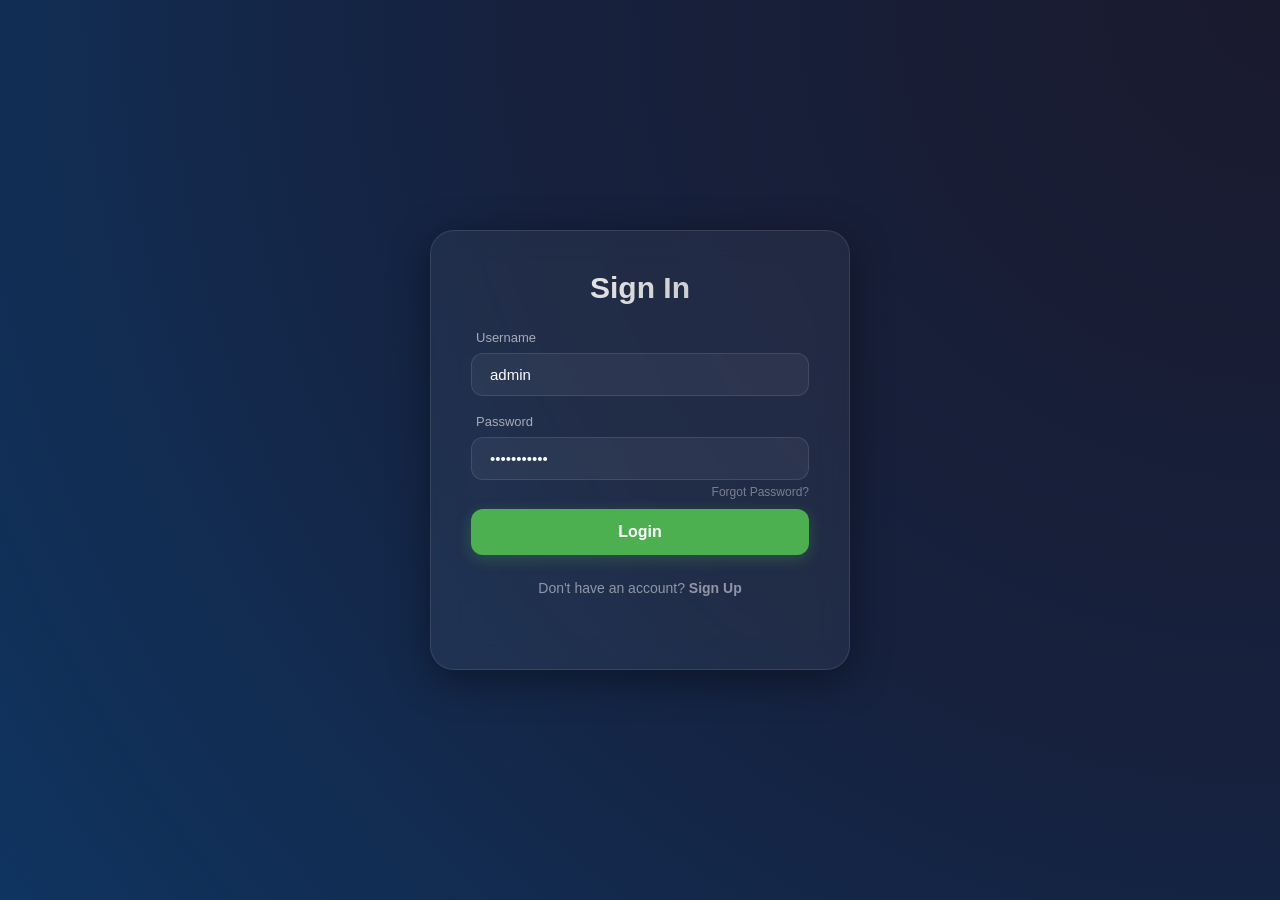
<file: frontend/login.html>
<!DOCTYPE html>
<html lang="en">
<head>
    <meta charset="UTF-8">
    <meta name="viewport" content="width=device-width, initial-scale=1.0">
    <title>Login - ISL Sign Recognition</title>
    <link rel="stylesheet" href="style.css">
    <style>
        body {
            display: flex;
            justify-content: center;
            align-items: center;
            height: 100vh;
            background: radial-gradient(circle at top right, #1a1a2e, #16213e, #0f3460);
            overflow: hidden;
            font-family: 'Segoe UI', Tahoma, Geneva, Verdana, sans-serif;
        }

        .login-card {
            background: rgba(255, 255, 255, 0.05);
            backdrop-filter: blur(15px);
            padding: 40px;
            border-radius: 24px;
            box-shadow: 0 10px 40px rgba(0, 0, 0, 0.4);
            border: 1px solid rgba(255, 255, 255, 0.1);
            width: 100%;
            max-width: 420px;
            text-align: center;
            transition: all 0.4s cubic-bezier(0.175, 0.885, 0.32, 1.275);
        }

        h2 {
            margin-bottom: 25px;
            font-size: 30px;
            font-weight: 700;
            background: linear-gradient(135deg, #fff, #b3b3b3);
            -webkit-background-clip: text;
            background-clip: text;
            -webkit-text-fill-color: transparent;
        }

        .form-group {
            margin-bottom: 18px;
            text-align: left;
        }

        label {
            display: block;
            margin-bottom: 8px;
            font-size: 13px;
            font-weight: 500;
            color: rgba(255, 255, 255, 0.6);
            padding-left: 5px;
        }

        input {
            width: 100%;
            padding: 12px 18px;
            border-radius: 12px;
            border: 1px solid rgba(255, 255, 255, 0.1);
            background: rgba(255, 255, 255, 0.05);
            color: #fff;
            font-size: 15px;
            outline: none;
            transition: all 0.3s;
        }

        input:focus {
            border-color: #4CAF50;
            background: rgba(255, 255, 255, 0.1);
            box-shadow: 0 0 15px rgba(76, 175, 80, 0.2);
        }

        .primary-btn {
            width: 100%;
            padding: 14px;
            background: #4CAF50;
            color: white;
            border: none;
            border-radius: 12px;
            font-size: 16px;
            font-weight: 600;
            cursor: pointer;
            box-shadow: 0 4px 15px rgba(76, 175, 80, 0.3);
            transition: all 0.3s;
            margin-top: 10px;
        }

        .primary-btn:hover {
            background: #45a049;
            transform: translateY(-2px);
            box-shadow: 0 6px 20px rgba(76, 175, 80, 0.4);
        }

        .primary-btn:active {
            transform: translateY(0);
        }

        .toggle-link {
            display: block;
            margin-top: 25px;
            font-size: 14px;
            color: rgba(255, 255, 255, 0.5);
            text-decoration: none;
            cursor: pointer;
            transition: color 0.3s;
        }

        .toggle-link:hover {
            color: #4CAF50;
        }

        .forgot-link {
            float: right;
            font-size: 12px;
            color: rgba(255, 255, 255, 0.4);
            margin-top: 5px;
            transition: color 0.3s;
        }

        .forgot-link:hover {
            color: #4CAF50;
        }

        #error-msg {
            color: #ff4d4d;
            font-size: 13px;
            margin-top: 15px;
            min-height: 18px;
        }

        .loader {
            display: none;
            width: 22px;
            height: 22px;
            border: 3px solid rgba(255, 255, 255, 0.2);
            border-top-color: #fff;
            border-radius: 50%;
            animation: spin 0.8s infinite linear;
            margin: 0 auto;
        }

        @keyframes spin {
            to { transform: rotate(360deg); }
        }

        /* View Switching Logic */
        .hidden { display: none !important; }

        .auth-view {
            animation: fadeIn 0.4s ease;
        }

        @keyframes fadeIn {
            from { opacity: 0; transform: translateY(10px); }
            to { opacity: 1; transform: translateY(0); }
        }

        .mock-notification {
            background: rgba(76, 175, 80, 0.1);
            border: 1px dashed #4CAF50;
            padding: 15px;
            border-radius: 12px;
            margin-top: 20px;
            color: #4CAF50;
            font-size: 13px;
        }

        .mock-link {
            color: #fff;
            text-decoration: underline;
            font-weight: bold;
            cursor: pointer;
        }
    </style>
</head>
<body>
    <div class="login-card">
        <div id="login-view" class="auth-view">
            <h2>Sign In</h2>
            <div class="form-group">
                <label for="login-user">Username</label>
                <input type="text" id="login-user" placeholder="Enter username" value="admin">
            </div>
            <div class="form-group" style="margin-bottom: 5px;">
                <label for="login-pass">Password</label>
                <input type="password" id="login-pass" placeholder="Enter password" value="password123">
                <span class="toggle-link forgot-link" onclick="switchView('reset')">Forgot Password?</span>
            </div>
            <button onclick="handleLogin()" class="primary-btn">
                <span id="login-text">Login</span>
                <div id="login-loader" class="loader"></div>
            </button>
            <span class="toggle-link" onclick="switchView('register')">Don't have an account? <b>Sign Up</b></span>
        </div>

        <div id="register-view" class="auth-view hidden">
            <h2>Create Account</h2>
            <div class="form-group">
                <label for="reg-user">Username</label>
                <input type="text" id="reg-user" placeholder="Choose a username">
            </div>
            <div class="form-group">
                <label for="reg-email">Email Address</label>
                <input type="email" id="reg-email" placeholder="email@example.com">
            </div>
            <div class="form-group">
                <label for="reg-phone">Phone Number</label>
                <input type="tel" id="reg-phone" placeholder="1234567890">
            </div>
            <div class="form-group">
                <label for="reg-pass">Password</label>
                <input type="password" id="reg-pass" placeholder="Create a password">
            </div>
            <button onclick="handleRegister()" class="primary-btn">
                <span id="reg-text">Register Now</span>
                <div id="reg-loader" class="loader"></div>
            </button>
            <span class="toggle-link" onclick="switchView('login')">Already have an account? <b>Sign In</b></span>
        </div>

        <div id="reset-view" class="auth-view hidden">
            <h2>Reset Password</h2>
            <p style="font-size: 13px; color: rgba(255,255,255,0.5); margin-bottom: 20px;">Enter your username and email/phone to request a reset link.</p>
            <div class="form-group">
                <label for="reset-user">Username</label>
                <input type="text" id="reset-user" placeholder="Your username">
            </div>
            <div class="form-group">
                <label for="reset-info">Email or Phone</label>
                <input type="text" id="reset-info" placeholder="Registered email or phone">
            </div>
            <button onclick="handleRequestReset()" class="primary-btn">
                <span id="reset-req-text">Request Link</span>
                <div id="reset-req-loader" class="loader"></div>
            </button>
            
            <div id="mock-email-box" class="mock-notification hidden">
                📩 A recovery link has been generated! <br><br>
                <span class="mock-link" onclick="switchToNewPassword()">[DEMO: Click to Open Link]</span>
            </div>

            <span class="toggle-link" onclick="switchView('login')">Return to <b>Sign In</b></span>
        </div>

        <div id="new-password-view" class="auth-view hidden">
            <h2>New Password</h2>
            <p style="font-size: 13px; color: rgba(255,255,255,0.5); margin-bottom: 20px;">You are resetting password for <b id="resetging-user">user</b></p>
            <div class="form-group">
                <label for="new-pass">Enter New Password</label>
                <input type="password" id="new-pass" placeholder="At least 8 characters">
            </div>
            <button onclick="handleConfirmReset()" class="primary-btn">
                <span id="confirm-reset-text">Update Password</span>
                <div id="confirm-reset-loader" class="loader"></div>
            </button>
        </div>

        <div id="error-msg"></div>
    </div>

    <script>
        const errorMsg = document.getElementById('error-msg');
        let currentView = 'login';
        let pendingResetUsername = "";

        function switchView(view) {
            document.getElementById('login-view').classList.add('hidden');
            document.getElementById('register-view').classList.add('hidden');
            document.getElementById('reset-view').classList.add('hidden');
            document.getElementById('new-password-view').classList.add('hidden');
            
            document.getElementById(`${view}-view`).classList.remove('hidden');
            errorMsg.textContent = "";
            currentView = view;

            // Reset mock box if returning to request view
            if (view === 'reset') document.getElementById('mock-email-box').classList.add('hidden');
        }

        function switchToNewPassword() {
            document.getElementById('resetging-user').textContent = pendingResetUsername;
            switchView('new-password');
        }

        async function apiCall(endpoint, body) {
            // Find loader in current view
            let prefix = "";
            if (currentView === 'login') prefix = "login";
            else if (currentView === 'register') prefix = "reg";
            else if (currentView === 'reset') prefix = "reset-req";
            else if (currentView === 'new-password') prefix = "confirm-reset";

            const btnText = document.getElementById(`${prefix}-text`);
            const loader = document.getElementById(`${prefix}-loader`);
            
            if (btnText) btnText.style.display = 'none';
            if (loader) loader.style.display = 'block';
            errorMsg.textContent = "";

            try {
                const response = await fetch(`/${endpoint}`, {
                    method: 'POST',
                    headers: { 'Content-Type': 'application/json' },
                    body: JSON.stringify(body)
                });

                const data = await response.json();

                if (response.ok) {
                    return data;
                } else {
                    errorMsg.style.color = '#ff4d4d';
                    errorMsg.textContent = data.detail || "Action failed.";
                    return null;
                }
            } catch (err) {
                console.error(err);
                errorMsg.textContent = "Server connection error.";
                return null;
            } finally {
                if (btnText) btnText.style.display = 'block';
                if (loader) loader.style.display = 'none';
            }
        }

        async function handleLogin() {
            const username = document.getElementById('login-user').value;
            const password = document.getElementById('login-pass').value;

            if (!username || !password) return errorMsg.textContent = "Fields cannot be empty.";

            const data = await apiCall('login', { username, password });
            if (data) {
                localStorage.setItem('isl_token', data.access_token);
                localStorage.setItem('isl_user', username);
                window.location.href = 'index.html';
            }
        }

        async function handleRegister() {
            const username = document.getElementById('reg-user').value;
            const email = document.getElementById('reg-email').value;
            const phone = document.getElementById('reg-phone').value;
            const password = document.getElementById('reg-pass').value;

            if (!username || !password || !email) return errorMsg.textContent = "All fields are required.";

            const data = await apiCall('register', { username, email, phone, password });
            if (data) {
                errorMsg.style.color = '#4CAF50';
                errorMsg.textContent = "Success! Please sign in.";
                setTimeout(() => switchView('login'), 1500);
            }
        }

        async function handleRequestReset() {
            const username = document.getElementById('reset-user').value;
            const info = document.getElementById('reset-info').value;

            if (!username || !info) return errorMsg.textContent = "All fields required.";

            const data = await apiCall('request-reset', { username, recovery_info: info });
            if (data) {
                pendingResetUsername = username;
                document.getElementById('mock-email-box').classList.remove('hidden');
                errorMsg.style.color = '#4CAF50';
                errorMsg.textContent = "Recovery info verified!";
            }
        }

        async function handleConfirmReset() {
            const newPass = document.getElementById('new-pass').value;
            if (!newPass || newPass.length < 8) return errorMsg.textContent = "Password must be 8+ chars.";

            const data = await apiCall('confirm-reset', { 
                username: pendingResetUsername, 
                recovery_info: "used-token", // Dummy for backend consistency
                new_password: newPass 
            });
            if (data) {
                errorMsg.style.color = '#4CAF50';
                errorMsg.textContent = "Success! Login with new password.";
                setTimeout(() => switchView('login'), 1500);
            }
        }

        // Allow Enter key
        document.addEventListener('keypress', (e) => {
            if (e.key === 'Enter') {
                if (currentView === 'login') handleLogin();
                else if (currentView === 'register') handleRegister();
                else if (currentView === 'reset') handleRequestReset();
                else if (currentView === 'new-password') handleConfirmReset();
            }
        });

        // Redirect if already logged in
        if (localStorage.getItem('isl_token')) {
            window.location.href = 'index.html';
        }
    </script>
</body>
</html>
</file>
<file: frontend/style.css>
:root {
    --bg-color: #121212;
    --text-color: #ffffff;
    --accent-color: #4CAF50;
    --card-bg: rgba(255, 255, 255, 0.1);
}

* {
    box-sizing: border-box;
    margin: 0;
    padding: 0;
}

body {
    font-family: 'Segoe UI', Tahoma, Geneva, Verdana, sans-serif;
    background-color: var(--bg-color);
    color: var(--text-color);
    display: flex;
    justify-content: center;
    align-items: center;
    min-height: 100vh;
    overflow: hidden;
}

.container {
    width: 100%;
    max-width: 800px;
    padding: 20px;
    display: flex;
    flex-direction: column;
    align-items: center;
}

.video-container {
    position: relative;
    width: 100%;
    border-radius: 16px;
    overflow: hidden;
    box-shadow: 0 10px 30px rgba(0, 0, 0, 0.5);
    background-color: #000;
}

.input_video {
    display: none;
    /* We draw everything on the canvas */
}

.output_canvas {
    width: 100%;
    height: auto;
    min-height: 480px;
    /* Ensure it occupies space */
    background-color: #1a1a1a;
    display: block;
    transform: scaleX(-1);
    /* Mirror effect */
}

#prediction-box {
    position: absolute;
    bottom: 30px;
    left: 50%;
    transform: translateX(-50%);
    background: var(--card-bg);
    backdrop-filter: blur(10px);
    -webkit-backdrop-filter: blur(10px);
    padding: 15px 30px;
    border-radius: 30px;
    border: 1px solid rgba(255, 255, 255, 0.2);
    box-shadow: 0 4px 15px rgba(0, 0, 0, 0.3);
    text-align: center;
    min-width: 250px;
}

#prediction-text {
    font-size: 24px;
    font-weight: 600;
    letter-spacing: 1px;
    text-transform: uppercase;
}

@media (max-width: 600px) {
    .container {
        padding: 10px;
    }

    #prediction-box {
        bottom: 20px;
        padding: 10px 20px;
    }

    #prediction-text {
        font-size: 18px;
    }
}

.secondary-btn {
    background: rgba(255, 255, 255, 0.15);
    color: white;
    border: 1px solid rgba(255, 255, 255, 0.3);
    padding: 10px 25px;
    border-radius: 20px;
    font-size: 14px;
    cursor: pointer;
    margin-bottom: 20px;
    transition: all 0.2s;
    backdrop-filter: blur(5px);
}

.secondary-btn:hover {
    background: rgba(255, 255, 255, 0.25);
    transform: translateY(-2px);
}

#recording-overlay {
    position: absolute;
    top: 0;
    left: 0;
    width: 100%;
    height: 100%;
    background: rgba(0, 0, 0, 0.7);
    z-index: 200;
    display: flex;
    justify-content: center;
    align-items: center;
    backdrop-filter: blur(5px);
}

#recording-status {
    text-align: center;
    color: white;
}

#recording-timer {
    font-size: 80px;
    font-weight: bold;
    margin-bottom: 20px;
    text-shadow: 0 0 20px rgba(255, 255, 255, 0.5);
}

#recording-msg {
    font-size: 20px;
    margin-bottom: 30px;
}

#recording-progress-bar {
    width: 300px;
    height: 8px;
    background: rgba(255, 255, 255, 0.2);
    border-radius: 4px;
    overflow: hidden;
    margin: 0 auto;
}

#recording-progress {
    width: 0%;
    height: 100%;
    background: var(--accent-color);
    transition: width 0.1s linear;
}

.recording-active #recording-progress {
    background: #ff4444;
    box-shadow: 0 0 10px #ff4444;
}

/* --- NEW: CUSTOM MODAL STYLES --- */
.modal-overlay {
    position: fixed;
    top: 0;
    left: 0;
    width: 100%;
    height: 100%;
    background: rgba(0, 0, 0, 0.85);
    z-index: 2000;
    display: flex;
    justify-content: center;
    align-items: center;
    backdrop-filter: blur(8px);
    animation: modalFadeIn 0.3s ease;
}

.modal-content {
    background: #1e1e1e;
    padding: 30px;
    border-radius: 24px;
    width: 90%;
    max-width: 400px;
    border: 1px solid rgba(255, 255, 255, 0.1);
    box-shadow: 0 20px 50px rgba(0, 0, 0, 0.5);
    text-align: center;
}

.modal-content h3 {
    margin-bottom: 10px;
    font-size: 20px;
    color: white;
}

.modal-content p {
    font-size: 14px;
    color: rgba(255, 255, 255, 0.6);
    margin-bottom: 20px;
}

#gesture-name-input {
    width: 100%;
    background: rgba(255, 255, 255, 0.05);
    border: 1px solid rgba(255, 255, 255, 0.2);
    padding: 12px 20px;
    border-radius: 12px;
    color: white;
    font-size: 16px;
    margin-bottom: 25px;
    outline: none;
    transition: all 0.2s;
}

#gesture-name-input:focus {
    border-color: var(--accent-color);
    background: rgba(255, 255, 255, 0.08);
}

.modal-actions {
    display: flex;
    gap: 12px;
}

.modal-actions button {
    flex: 1;
    padding: 12px;
    border-radius: 12px;
    font-weight: 600;
    cursor: pointer;
    transition: all 0.2s;
}

.primary-btn {
    background: var(--accent-color);
    color: white;
    border: none;
    box-shadow: 0 4px 15px rgba(76, 175, 80, 0.3);
}

.primary-btn:hover {
    transform: translateY(-2px);
    box-shadow: 0 6px 20px rgba(76, 175, 80, 0.4);
}

@keyframes modalFadeIn {
    from { opacity: 0; transform: scale(0.95); }
    to { opacity: 1; transform: scale(1); }
}

/* Gesture List Styles */
.gesture-item {
    display: flex;
    justify-content: space-between;
    align-items: center;
    padding: 12px 16px;
    background: rgba(255, 255, 255, 0.03);
    border-radius: 12px;
    margin-bottom: 8px;
    border: 1px solid rgba(255, 255, 255, 0.05);
}

.gesture-info {
    display: flex;
    flex-direction: column;
}

.gesture-name {
    font-weight: 600;
    color: white;
}

.gesture-meta {
    font-size: 11px;
    color: rgba(255, 255, 255, 0.4);
}

.delete-btn {
    background: rgba(255, 68, 68, 0.1) !important;
    color: #ff4444 !important;
    border: 1px solid rgba(255, 68, 68, 0.2) !important;
    padding: 6px 12px !important;
    font-size: 12px !important;
    border-radius: 8px !important;
    cursor: pointer;
    transition: all 0.2s;
}

.delete-btn:hover {
    background: rgba(255, 68, 68, 0.2) !important;
    transform: scale(1.05);
}

.delete-btn:disabled {
    opacity: 0.5;
    cursor: not-allowed;
}
</file>
